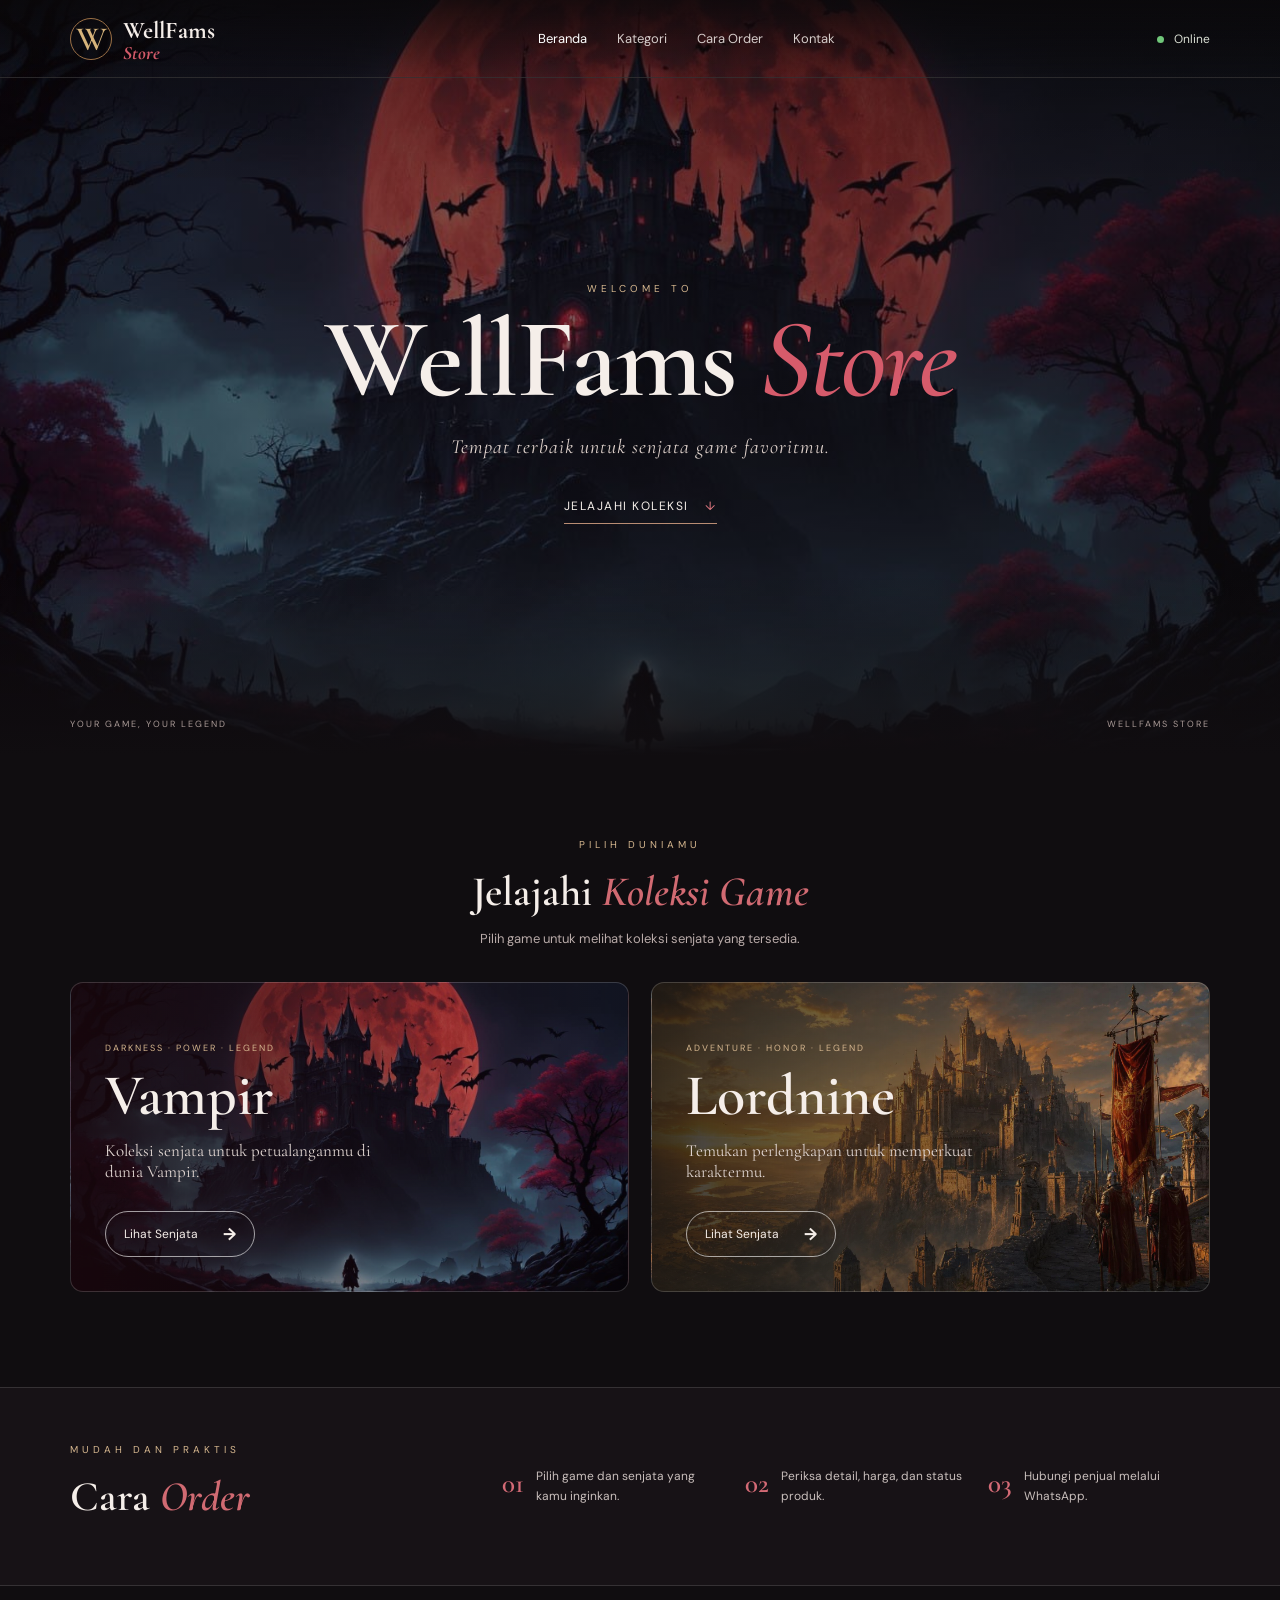
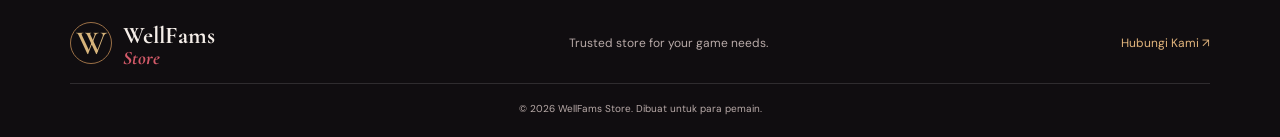
<file: index.html>
<!doctype html>
<html lang="id">
  <head>
    <meta charset="UTF-8" />
    <meta name="viewport" content="width=device-width, initial-scale=1" />
    <meta
      name="description"
      content="WellFams Store - katalog senjata game Vampir dan Lordnine."
    />
    <title>WellFams Store</title>
    <link rel="preconnect" href="https://fonts.googleapis.com" />
    <link rel="preconnect" href="https://fonts.gstatic.com" crossorigin />
    <link
      href="https://fonts.googleapis.com/css2?family=Cormorant+Garamond:wght@500;600;700&family=DM+Sans:wght@400;500;600;700&display=swap"
      rel="stylesheet"
    />
    <link rel="stylesheet" href="assets/css/style.css" />
  </head>
  <body>
    <header class="site-header">
      <a class="brand" href="index.html"
        ><span class="brand-mark">W</span
        ><span>WellFams <em>Store</em></span></a
      >
      <button class="menu-toggle" id="menuToggle" aria-label="Buka navigasi">
        ☰
      </button>
      <nav class="nav-links" id="navLinks">
        <a class="active" href="index.html">Beranda</a
        ><a href="#games">Kategori</a><a href="#order">Cara Order</a
        ><a href="#contact">Kontak</a>
      </nav>
      <span class="status"><i></i> Online</span>
    </header>
    <main>
      <section class="hero">
        <div class="hero-content">
          <p class="eyebrow">WELCOME TO</p>
          <h1>WellFams <em>Store</em></h1>
          <p class="hero-subtitle">
            Tempat terbaik untuk senjata game favoritmu.
          </p>
          <a class="text-link" href="#games">Jelajahi koleksi <span>↓</span></a>
        </div>
        <div class="hero-bottom">
          <span>YOUR GAME, YOUR LEGEND</span><span>WELLFAMS STORE</span>
        </div>
      </section>

      <section class="section-wrap games-section" id="games">
        <div class="section-heading">
          <p class="eyebrow">PILIH DUNIAMU</p>
          <h2>Jelajahi <em>Koleksi Game</em></h2>
          <p>Pilih game untuk melihat koleksi senjata yang tersedia.</p>
        </div>
        <div class="game-grid">
          <a class="game-card vampir-card" href="vampir.html">
            <div class="game-card-content">
              <span class="game-kicker">DARKNESS · POWER · LEGEND</span>
              <h3>Vampir</h3>
              <p>Koleksi senjata untuk petualanganmu di dunia Vampir.</p>
              <span class="outline-button">Lihat Senjata <b>→</b></span>
            </div>
          </a>
          <a class="game-card lordnine-card" href="lordnine.html">
            <div class="game-card-content">
              <span class="game-kicker">ADVENTURE · HONOR · LEGEND</span>
              <h3>Lordnine</h3>
              <p>Temukan perlengkapan untuk memperkuat karaktermu.</p>
              <span class="outline-button">Lihat Senjata <b>→</b></span>
            </div>
          </a>
        </div>
      </section>

      <section class="how-section" id="order">
        <div class="section-wrap how-inner">
          <div>
            <p class="eyebrow">MUDAH DAN PRAKTIS</p>
            <h2>Cara <em>Order</em></h2>
          </div>
          <div class="steps">
            <div class="step">
              <b>01</b><span>Pilih game dan senjata yang kamu inginkan.</span>
            </div>
            <div class="step">
              <b>02</b><span>Periksa detail, harga, dan status produk.</span>
            </div>
            <div class="step">
              <b>03</b><span>Hubungi penjual melalui WhatsApp.</span>
            </div>
          </div>
        </div>
      </section>
    </main>
    <footer id="contact">
      <a class="brand footer-brand" href="index.html"
        ><span class="brand-mark">W</span
        ><span>WellFams <em>Store</em></span></a
      >
      <p>Trusted store for your game needs.</p>
      <a
        class="footer-contact"
        href="https://wa.me/08xxx"
        target="_blank"
        rel="noopener"
        >Hubungi Kami ↗</a
      >
      <small
        >© <span id="year"></span> WellFams Store. Dibuat untuk para
        pemain.</small
      >
    </footer>
    <script src="assets/js/main.js"></script>
  </body>
</html>
</file>
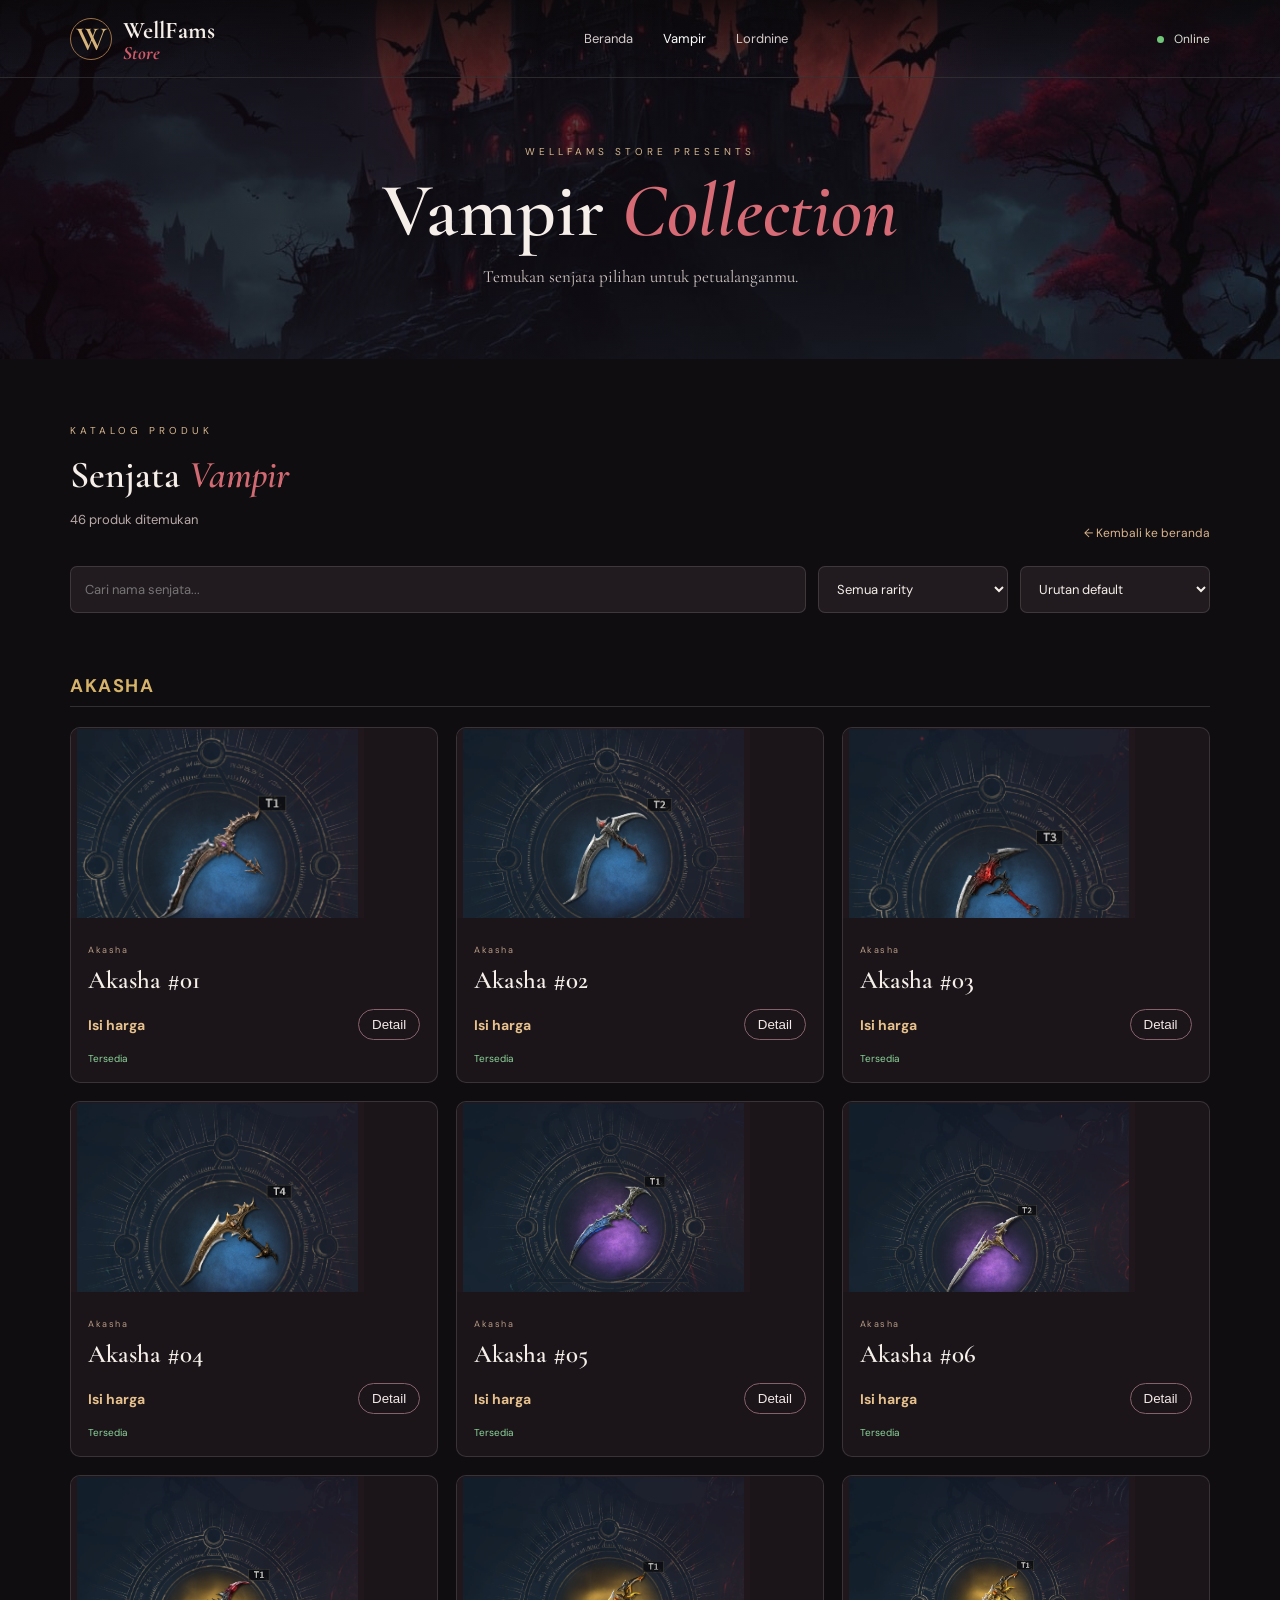
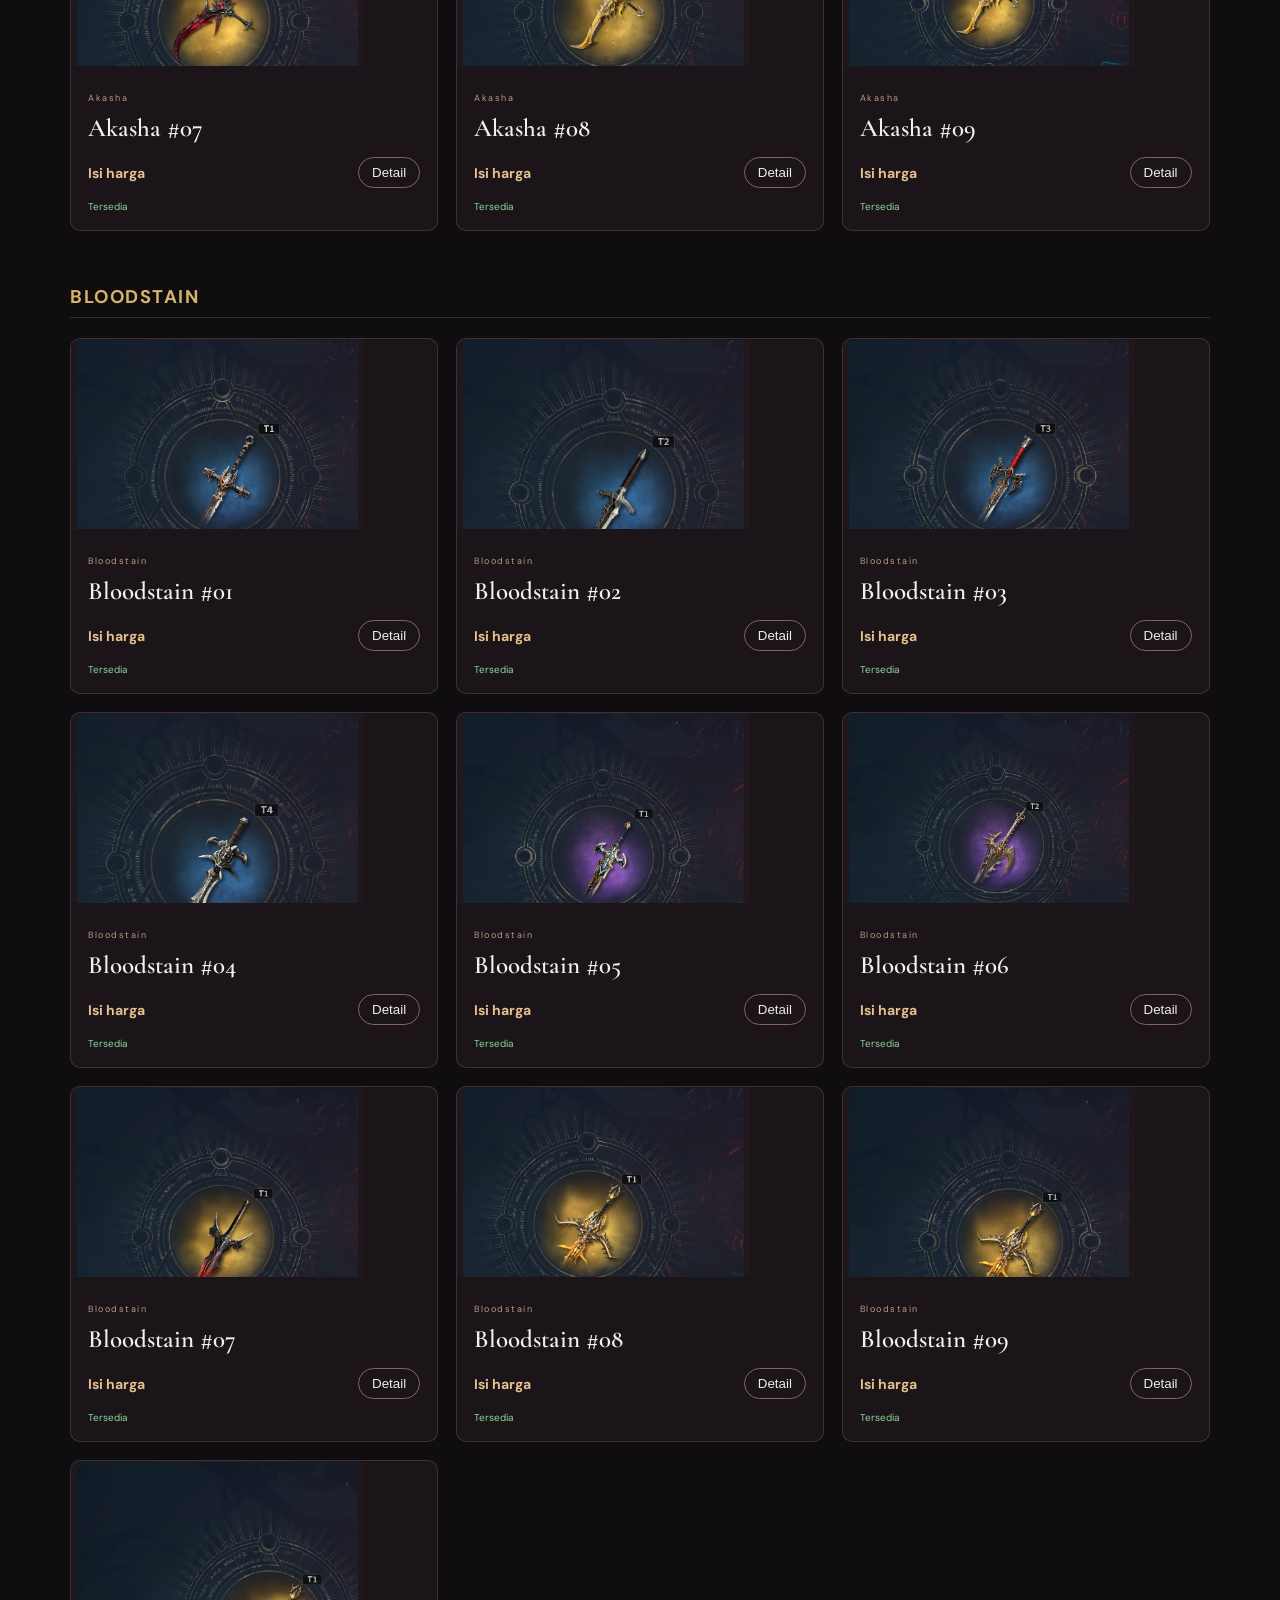
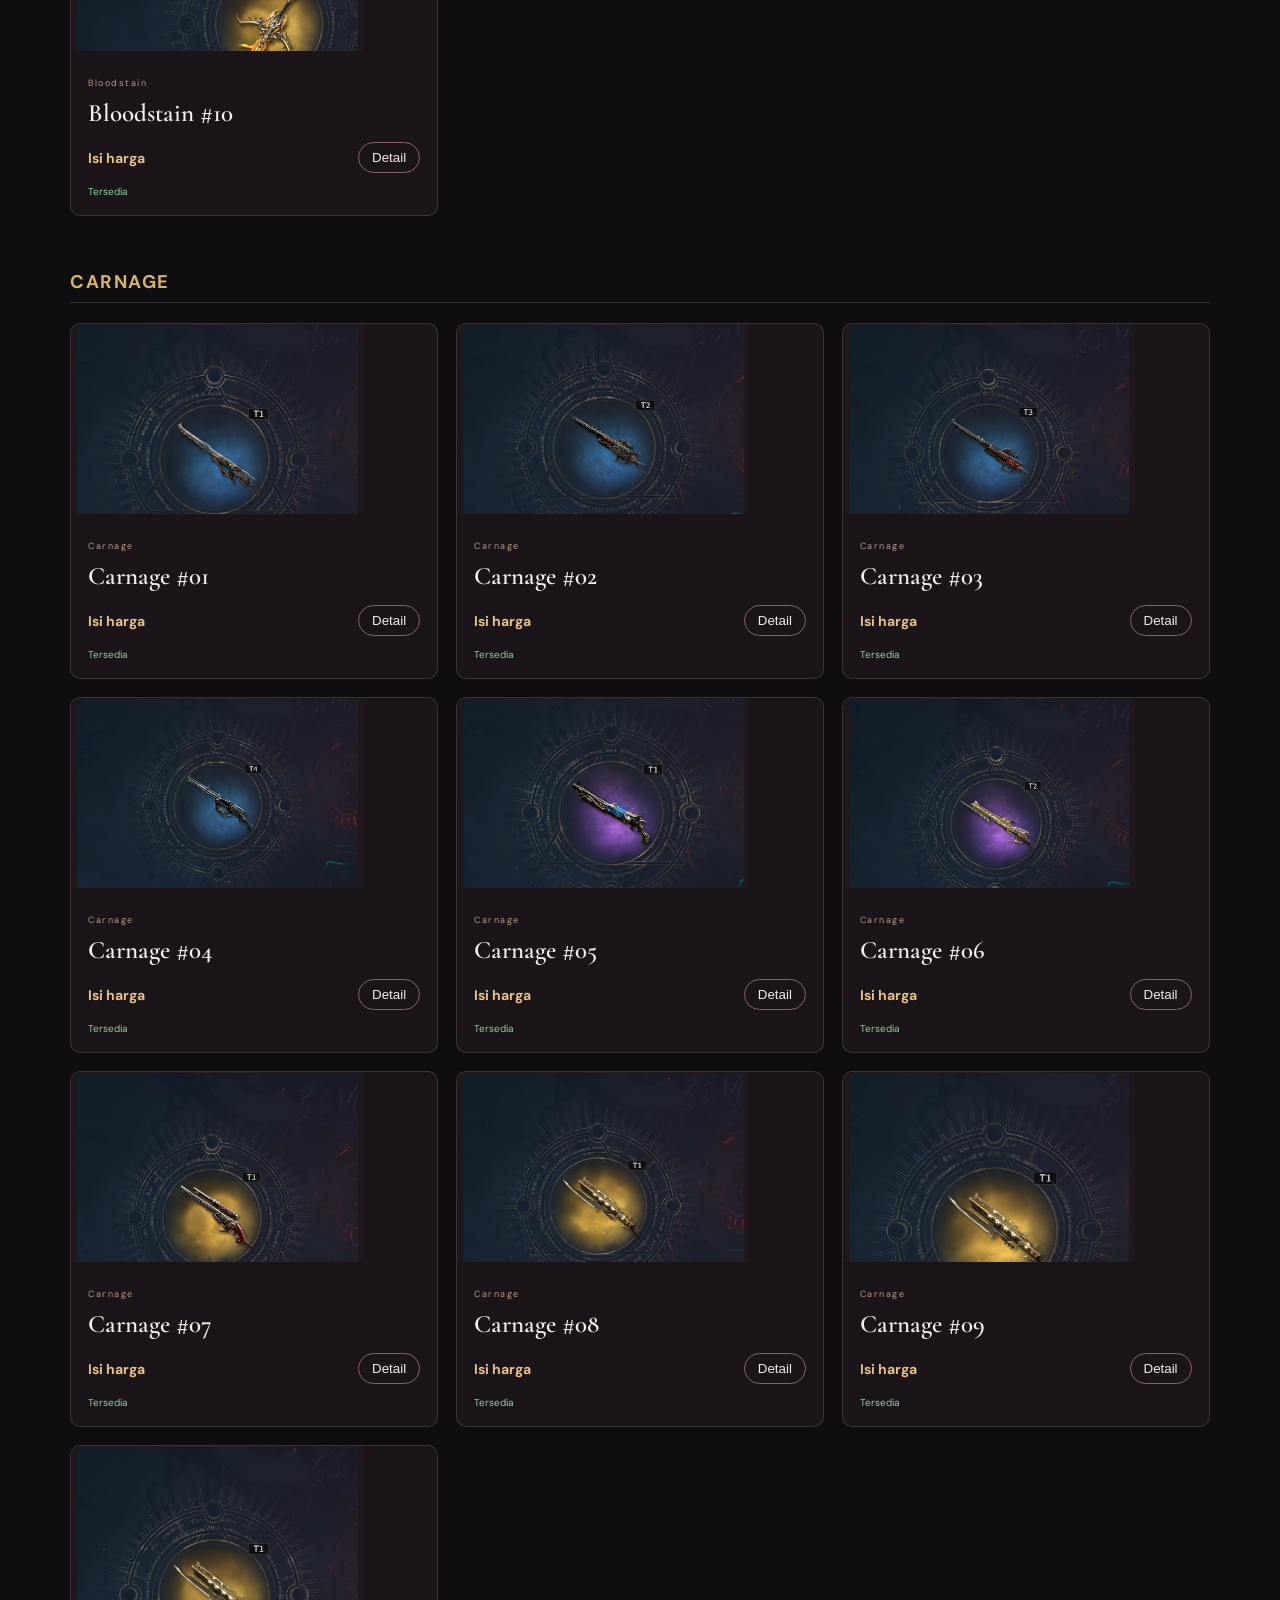
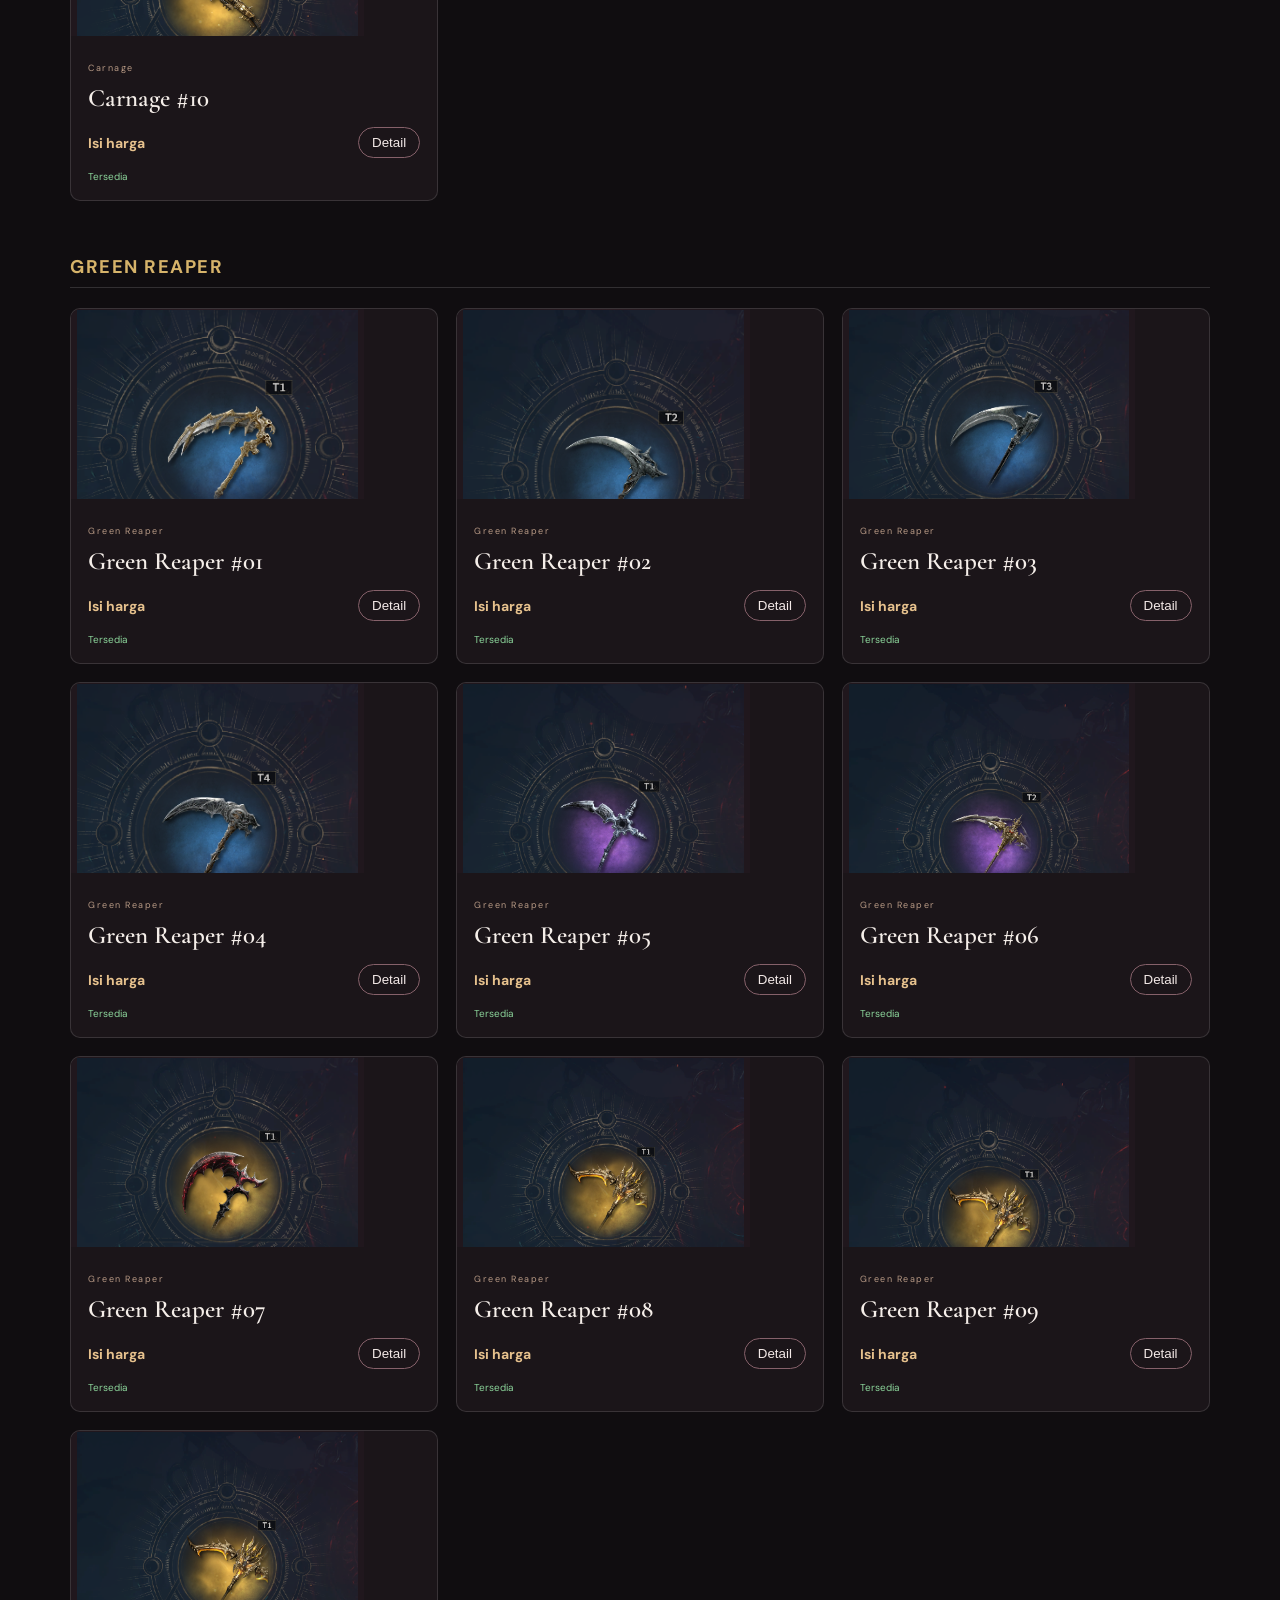
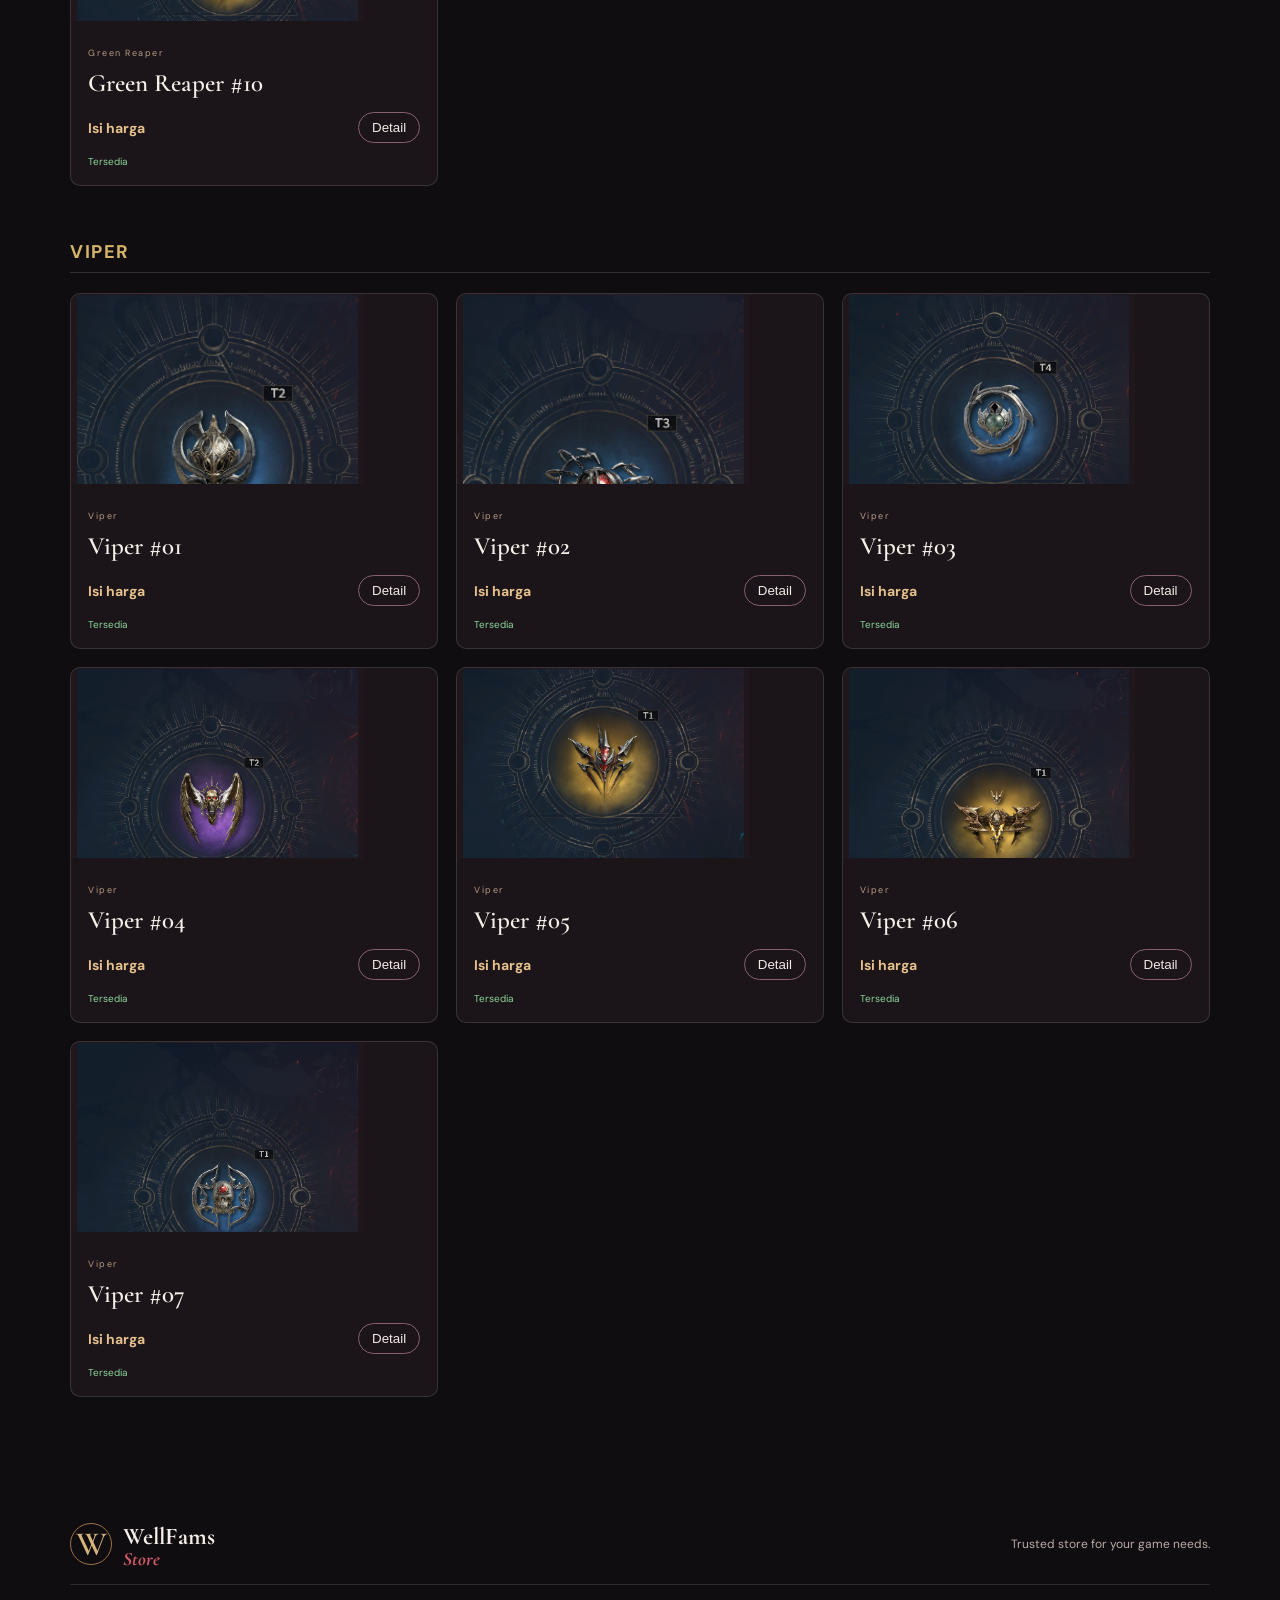
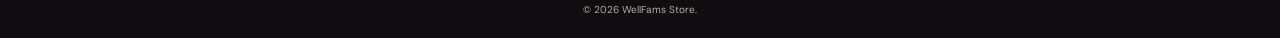
<file: vampir.html>
<!DOCTYPE html>
<html lang="id">
<head>
  <meta charset="UTF-8"><meta name="viewport" content="width=device-width, initial-scale=1">
  <title>Katalog Vampir | WellFams Store</title>
  <link rel="preconnect" href="https://fonts.googleapis.com"><link rel="preconnect" href="https://fonts.gstatic.com" crossorigin>
  <link href="https://fonts.googleapis.com/css2?family=Cormorant+Garamond:wght@500;600;700&family=DM+Sans:wght@400;500;600;700&display=swap" rel="stylesheet">
  <link rel="stylesheet" href="assets/css/style.css">
</head>
<body class="catalog-page vampir-theme">
<header class="site-header">
  <a class="brand" href="index.html"><span class="brand-mark">W</span><span>WellFams <em>Store</em></span></a>
  <button class="menu-toggle" id="menuToggle" aria-label="Buka navigasi">☰</button>
  <nav class="nav-links" id="navLinks"><a href="index.html">Beranda</a><a class="active" href="vampir.html">Vampir</a><a href="lordnine.html">Lordnine</a></nav>
  <span class="status"><i></i> Online</span>
</header>
<main>
  <section class="catalog-hero"><p class="eyebrow">WELLFAMS STORE PRESENTS</p><h1>Vampir <em>Collection</em></h1><p>Temukan senjata pilihan untuk petualanganmu.</p></section>
  <section class="section-wrap catalog-wrap">
    <div class="catalog-top"><div><p class="eyebrow">KATALOG PRODUK</p><h2>Senjata <em>Vampir</em></h2><p id="resultCount" class="muted"></p></div><a class="back-link" href="index.html">← Kembali ke beranda</a></div>
    <div class="filters">
      <input id="searchInput" type="search" placeholder="Cari nama senjata..." aria-label="Cari senjata">
      <select id="rarityFilter" aria-label="Filter rarity"><option value="">Semua rarity</option><option>Rare</option><option>Epic</option><option>Legendary</option></select>
      <select id="sortFilter" aria-label="Urutkan harga"><option value="default">Urutan default</option><option value="low">Harga termurah</option><option value="high">Harga termahal</option></select>
    </div>
    <div class="product-grid" id="productGrid"></div><p class="empty-state" id="emptyState" hidden>Produk tidak ditemukan. Coba kata kunci atau filter lain.</p>
  </section>
</main>
<footer><a class="brand footer-brand" href="index.html"><span class="brand-mark">W</span><span>WellFams <em>Store</em></span></a><p>Trusted store for your game needs.</p><small>© <span class="year"></span> WellFams Store.</small></footer>
<div class="modal" id="productModal" aria-hidden="true"><div class="modal-backdrop" data-close></div><div class="modal-box"><button class="modal-close" data-close aria-label="Tutup">×</button><div id="modalContent"></div></div></div>
<script src="assets/js/vampir-data.js"></script><script src="assets/js/catalog.js"></script><script src="assets/js/main.js"></script>
</body></html>
</file>
<file: assets/css/style.css>
:root {
  --bg: #100d10;
  --panel: #1b1519;
  --text: #f5eee9;
  --muted: #b8aaa8;
  --red: #a72c3d;
  --gold: #c59a61;
  --line: rgba(255, 255, 255, 0.13);
  --serif: "Cormorant Garamond", Georgia, serif;
  --sans: "DM Sans", Arial, sans-serif;
}
* {
  box-sizing: border-box;
}
html {
  scroll-behavior: smooth;
}
body {
  margin: 0;
  background: var(--bg);
  color: var(--text);
  font-family: var(--sans);
}
a {
  color: inherit;
  text-decoration: none;
}
.site-header {
  height: 78px;
  padding: 0 5.5%;
  display: flex;
  align-items: center;
  justify-content: space-between;
  gap: 25px;
  position: absolute;
  z-index: 5;
  top: 0;
  left: 0;
  width: 100%;
  border-bottom: 1px solid var(--line);
  background: linear-gradient(180deg, rgba(10, 8, 10, 0.76), transparent);
}
.brand {
  display: flex;
  align-items: center;
  gap: 11px;
  font: 700 24px var(--serif);
  white-space: nowrap;
}
.brand em {
  display: block;
  color: #d35a69;
  font-size: 19px;
  line-height: 0.8;
}
.brand-mark {
  font: 600 34px var(--serif);
  color: #d7b47b;
  border: 1px solid #9b7046;
  border-radius: 50%;
  width: 42px;
  height: 42px;
  display: grid;
  place-items: center;
}
.nav-links {
  display: flex;
  gap: 30px;
  color: #d5ccca;
  font-size: 13px;
}
.nav-links a:hover,
.nav-links .active {
  color: #fff;
}
.status {
  font-size: 12px;
  color: #d9ded3;
}
.status i {
  display: inline-block;
  width: 7px;
  height: 7px;
  background: #70c77a;
  border-radius: 50%;
  margin-right: 7px;
}
.menu-toggle {
  display: none;
  background: none;
  color: white;
  border: 0;
  font-size: 24px;
}
.hero {
  min-height: 650px;
  height: 84vh;
  max-height: 850px;
  position: relative;
  display: grid;
  place-items: center;
  overflow: hidden;
  background:
    linear-gradient(90deg, rgba(17, 8, 13, 0.48), rgba(14, 12, 14, 0.65)),
    url("../images/hero-bg/hero-bg.jpg") center/cover no-repeat,
    radial-gradient(ellipse at 18% 40%, #54202b, #120d12 48%, #4b3929);
}
.hero:after {
  content: "";
  position: absolute;
  inset: 0;
  background: linear-gradient(
    0deg,
    var(--bg),
    transparent 24%,
    transparent 75%,
    rgba(0, 0, 0, 0.3)
  );
  pointer-events: none;
}
.hero-content {
  position: center;
  z-index: 1;
  text-align: center;
  padding: 100px 20px 50px;
  max-width: 900px;
}
.eyebrow {
  font-size: 10px;
  letter-spacing: 4px;
  color: #d6b78f;
  margin: 0 0 15px;
}
.hero h1 {
  font: 600 clamp(58px, 9vw, 112px)/0.9 var(--serif);
  margin: 0;
  letter-spacing: -2px;
}
.hero h1 em {
  font-weight: 500;
  color: #d65b6b;
}
.hero-subtitle {
  font: italic 20px var(--serif);
  color: #ddd0ca;
  letter-spacing: 1px;
  margin: 25px 0 35px;
}
.text-link {
  display: inline-block;
  border-bottom: 1px solid #b98d73;
  padding: 0 0 9px;
  font-size: 12px;
  letter-spacing: 1.5px;
  text-transform: uppercase;
}
.text-link span {
  color: #e37a82;
  margin-left: 12px;
}
.hero-bottom {
  position: absolute;
  bottom: 26px;
  left: 5.5%;
  right: 5.5%;
  display: flex;
  justify-content: space-between;
  color: #a99a96;
  font-size: 9px;
  letter-spacing: 2px;
  z-index: 1;
}
.section-wrap {
  width: min(1160px, 89%);
  margin: auto;
}
.games-section {
  padding: 82px 0 95px;
}
.section-heading {
  text-align: center;
  margin-bottom: 35px;
}
.section-heading h2,
.how-section h2,
.catalog-top h2 {
  font: 600 42px var(--serif);
  margin: 0 0 8px;
}
.section-heading h2 em,
.how-section h2 em,
.catalog-top h2 em {
  color: #d16a72;
}
.section-heading > p:last-child,
.muted {
  color: var(--muted);
  font-size: 13px;
}
.game-grid {
  display: grid;
  grid-template-columns: 1fr 1fr;
  gap: 22px;
}
.game-card {
  min-height: 310px;
  border-radius: 13px;
  position: relative;
  overflow: hidden;
  display: flex;
  align-items: end;
  border: 1px solid rgba(255, 255, 255, 0.17);
  background-position: center;
  background-size: cover;
  transition:
    transform 0.3s,
    border-color 0.3s;
}
.game-card:hover {
  transform: translateY(-5px);
  border-color: #c8797d;
}
.vampir-card {
  background-image:
    linear-gradient(90deg, rgba(25, 7, 13, 0.88), rgba(25, 7, 13, 0.12)),
    url("../images/vampir/background/vampir-bg.jpg"),
    radial-gradient(circle at 80% 20%, #702c39, #1b1016);
}
.lordnine-card {
  background-image:
    linear-gradient(90deg, rgba(25, 19, 13, 0.85), rgba(25, 19, 13, 0.12)),
    url("../images/lordnine/background/lordnine-bg.jpg"),
    radial-gradient(circle at 80% 20%, #987044, #1c1712);
}
.game-card-content {
  position: relative;
  padding: 34px;
  max-width: 390px;
}
.game-kicker {
  font-size: 9px;
  letter-spacing: 2px;
  color: #d6b78f;
}
.game-card h3 {
  font: 600 58px/0.95 var(--serif);
  margin: 12px 0;
}
.game-card p {
  font: 17px var(--serif);
  color: #e0d5d1;
  max-width: 290px;
}
.outline-button {
  display: inline-flex;
  align-items: center;
  gap: 25px;
  border: 1px solid rgba(255, 255, 255, 0.6);
  border-radius: 30px;
  padding: 11px 18px;
  margin-top: 12px;
  font-size: 12px;
}
.outline-button b {
  font-size: 17px;
}
.how-section {
  background: #171216;
  border-top: 1px solid var(--line);
  border-bottom: 1px solid var(--line);
  padding: 55px 0;
}
.how-inner {
  display: grid;
  grid-template-columns: 0.7fr 1.3fr;
  gap: 50px;
  align-items: center;
}
.steps {
  display: grid;
  grid-template-columns: repeat(3, 1fr);
  gap: 22px;
}
.step {
  display: flex;
  gap: 12px;
  color: #c9bfbc;
  font-size: 12px;
  line-height: 1.6;
}
.step b {
  font: 600 27px var(--serif);
  color: #d36a75;
}
footer {
  padding: 35px 5.5% 22px;
  display: flex;
  align-items: center;
  justify-content: space-between;
  gap: 18px;
  flex-wrap: wrap;
  color: var(--muted);
  font-size: 12px;
}
footer small {
  width: 100%;
  text-align: center;
  border-top: 1px solid var(--line);
  padding-top: 18px;
}
.footer-brand {
  color: var(--text);
}
.footer-contact {
  color: #e1b47c;
}
.catalog-page {
  background: var(--bg);
}
.catalog-hero {
  min-height: 330px;
  padding: 145px 20px 55px;
  text-align: center;
  background:
    linear-gradient(90deg, rgba(17, 8, 13, 0.78), rgba(14, 12, 14, 0.6)),
    url("../images/hero-bg/hero-bg.jpg") center/cover no-repeat,
    linear-gradient(120deg, #32131d, #181216);
}
.lordnine-theme .catalog-hero {
  background:
    linear-gradient(90deg, rgba(17, 13, 9, 0.75), rgba(14, 12, 14, 0.6)),
    url("../images/lordnine/lordnine-bg.jpg") center/cover no-repeat,
    #38291a;
}
.catalog-hero h1 {
  font: 600 clamp(48px, 7vw, 76px)/1 var(--serif);
  margin: 0 0 12px;
}
.catalog-hero h1 em {
  color: #d66b75;
}
.lordnine-theme .catalog-hero h1 em {
  color: #d7b17a;
}
.catalog-hero > p:last-child {
  color: #d0c5c1;
  font: 17px var(--serif);
}
.catalog-wrap {
  padding: 65px 0 90px;
}
.catalog-top {
  display: flex;
  justify-content: space-between;
  align-items: end;
  gap: 20px;
  margin-bottom: 25px;
}
.catalog-top h2 {
  font-size: 38px;
}
.back-link {
  font-size: 12px;
  color: #d9b58d;
}
.filters {
  display: grid;
  grid-template-columns: 1fr 190px 190px;
  gap: 12px;
  margin-bottom: 25px;
}
.filters input,
.filters select {
  background: #211a1e;
  border: 1px solid var(--line);
  border-radius: 7px;
  color: var(--text);
  padding: 13px 14px;
  font: 13px var(--sans);
  outline: none;
}
.filters input:focus,
.filters select:focus {
  border-color: #b66b71;
}
.product-grid {
  display: grid;
  grid-template-columns: repeat(3, 1fr);
  gap: 18px;
}
.product-card {
  background: #1b1519;
  border: 1px solid var(--line);
  border-radius: 10px;
  overflow: hidden;
  transition: 0.25s;
}
.product-card:hover {
  transform: translateY(-4px);
  border-color: #93636a;
}
.product-image {
  height: 190px;
  width: 80%;
  border: 0;
  position: relative;
  display: grid;
  place-items: center;
  background: radial-gradient(circle, #493039, #20171d 70%);
  color: #9e8c8b;
  cursor: pointer;
  overflow: hidden;
}
.lordnine-theme .product-image {
  background: radial-gradient(circle, #57432d, #211b16 70%);
}
.product-image img {
  width: 100%;
  height: 100%;
  object-fit: cover;
  position: absolute;
  inset: 0;
}
.image-placeholder {
  font: 600 12px var(--serif);
  letter-spacing: 4px;
  opacity: 0.6;
}
.rarity-tag {
  position: absolute;
  top: 12px;
  left: 12px;
  padding: 6px 9px;
  border-radius: 20px;
  background: #3c3437;
  font-size: 10px;
}
.rarity-tag.legendary {
  background: #755124;
  color: #ffe0a6;
}
.rarity-tag.epic {
  background: #573a70;
  color: #ead4ff;
}
.rarity-tag.rare {
  background: #28536a;
  color: #d4f0ff;
}
.product-info {
  padding: 17px;
}
.product-meta {
  font-size: 9px;
  letter-spacing: 1.5px;
  color: #b89a85;
}
.product-info h3 {
  font: 600 25px var(--serif);
  margin: 7px 0 14px;
}
.product-bottom {
  display: flex;
  align-items: center;
  justify-content: space-between;
  gap: 10px;
}
.product-bottom strong {
  font-size: 14px;
  color: #e6c18d;
}
.small-button {
  border: 1px solid #86616a;
  color: #f3e9e7;
  background: transparent;
  border-radius: 20px;
  padding: 7px 13px;
  cursor: pointer;
}
.stock {
  font-size: 10px;
  margin: 12px 0 0;
}
.available {
  color: #8bd49a;
}
.sold {
  color: #e18b8b;
}
.empty-state {
  color: var(--muted);
  padding: 30px 0;
}
.modal {
  display: none;
  position: fixed;
  inset: 0;
  z-index: 20;
  align-items: center;
  justify-content: center;
  padding: 20px;
}
.modal.open {
  display: flex;
}
.modal-backdrop {
  position: absolute;
  inset: 0;
  background: rgba(0, 0, 0, 0.75);
}
.modal-box {
  position: relative;
  background: #21191e;
  border: 1px solid var(--line);
  border-radius: 12px;
  padding: 28px;
  width: min(460px, 100%);
  z-index: 1;
}
.modal-close {
  position: absolute;
  right: 14px;
  top: 8px;
  background: none;
  border: 0;
  color: white;
  font-size: 28px;
  cursor: pointer;
}
.detail-image {
  height: 180px;
  background: #30232a;
  display: grid;
  place-items: center;
  overflow: hidden;
  margin-bottom: 20px;
}
.detail-image img {
  width: 100%;
  height: 100%;
  object-fit: cover;
}
.modal-box h2 {
  font: 600 34px var(--serif);
  margin: 5px 0;
}
.detail-description {
  color: var(--muted);
  font-size: 13px;
  line-height: 1.6;
}
.detail-price {
  font-size: 19px;
  color: #e6c18d;
  font-weight: 700;
}
.buy-button {
  display: inline-block;
  margin-top: 15px;
  padding: 12px 18px;
  background: #8d3445;
  color: white;
  border-radius: 6px;
  font-size: 13px;
}
.buy-button.disabled {
  background: #55484b;
  color: #b9abad;
}
.lordnine-theme .buy-button {
  background: #8b6638;
}
.lordnine-theme .catalog-hero h1 em {
  color: #d7b17a;
}
.lordnine-theme .product-bottom strong {
  color: #e6c18d;
}
@media (max-width: 760px) {
  .site-header {
    height: 68px;
    padding: 0 5%;
    gap: 12px;
  }
  .brand {
    font-size: 20px;
  }
  .brand-mark {
    width: 36px;
    height: 36px;
    font-size: 29px;
  }
  .status {
    display: none;
  }
  .menu-toggle {
    display: block;
    margin-left: auto;
  }
  .nav-links {
    display: none;
    position: absolute;
    top: 68px;
    left: 0;
    right: 0;
    background: #171116;
    padding: 18px 6%;
    flex-direction: column;
    gap: 18px;
    border-bottom: 1px solid var(--line);
  }
  .nav-links.show {
    display: flex;
  }
  .hero {
    min-height: 590px;
    height: 78vh;
  }
  .hero h1 {
    font-size: clamp(54px, 15vw, 82px);
  }
  .hero-subtitle {
    font-size: 17px;
  }
  .hero-bottom {
    font-size: 8px;
  }
  .games-section {
    padding: 60px 0;
  }
  .game-grid {
    grid-template-columns: 1fr;
  }
  .game-card {
    min-height: 270px;
  }
  .game-card-content {
    padding: 26px;
  }
  .how-inner {
    grid-template-columns: 1fr;
    gap: 20px;
  }
  .steps {
    grid-template-columns: 1fr;
    gap: 15px;
  }
  .catalog-hero {
    min-height: 290px;
    padding-top: 125px;
  }
  .catalog-wrap {
    padding-top: 45px;
  }
  .catalog-top {
    align-items: start;
    flex-direction: column;
  }
  .filters {
    grid-template-columns: 1fr;
  }
  .product-grid {
    grid-template-columns: repeat(2, minmax(0, 1fr));
    gap: 10px;
  }
  .product-image {
    height: 145px;
  }
  .product-info {
    padding: 12px;
  }
  .product-info h3 {
    font-size: 21px;
  }
  .product-bottom {
    align-items: start;
    flex-direction: column;
  }
  .small-button {
    width: 100%;
  }
  footer {
    justify-content: center;
    text-align: center;
  }
  footer small {
    margin-top: 8px;
  }
}
@media (max-width: 390px) {
  .product-grid {
    grid-template-columns: 1fr;
  }
  .product-image {
    height: 190px;
  }
  .hero-bottom span:last-child {
    display: none;
  }
}
/* Kategori koleksi Vampir */
.group-heading {
  grid-column: 1/-1;
  margin: 24px 0 2px;
  padding: 12px 0 8px;
  border-bottom: 1px solid rgba(255, 255, 255, 0.14);
  font-family: inherit;
  font-size: 1.15rem;
  letter-spacing: 0.08em;
  text-transform: uppercase;
  color: var(--accent, #d6b36a);
}
.product-image img {
  width: 100%;
  height: 100%;
  object-fit: contain;
  position: relative;
  z-index: 1;
}
</file>
